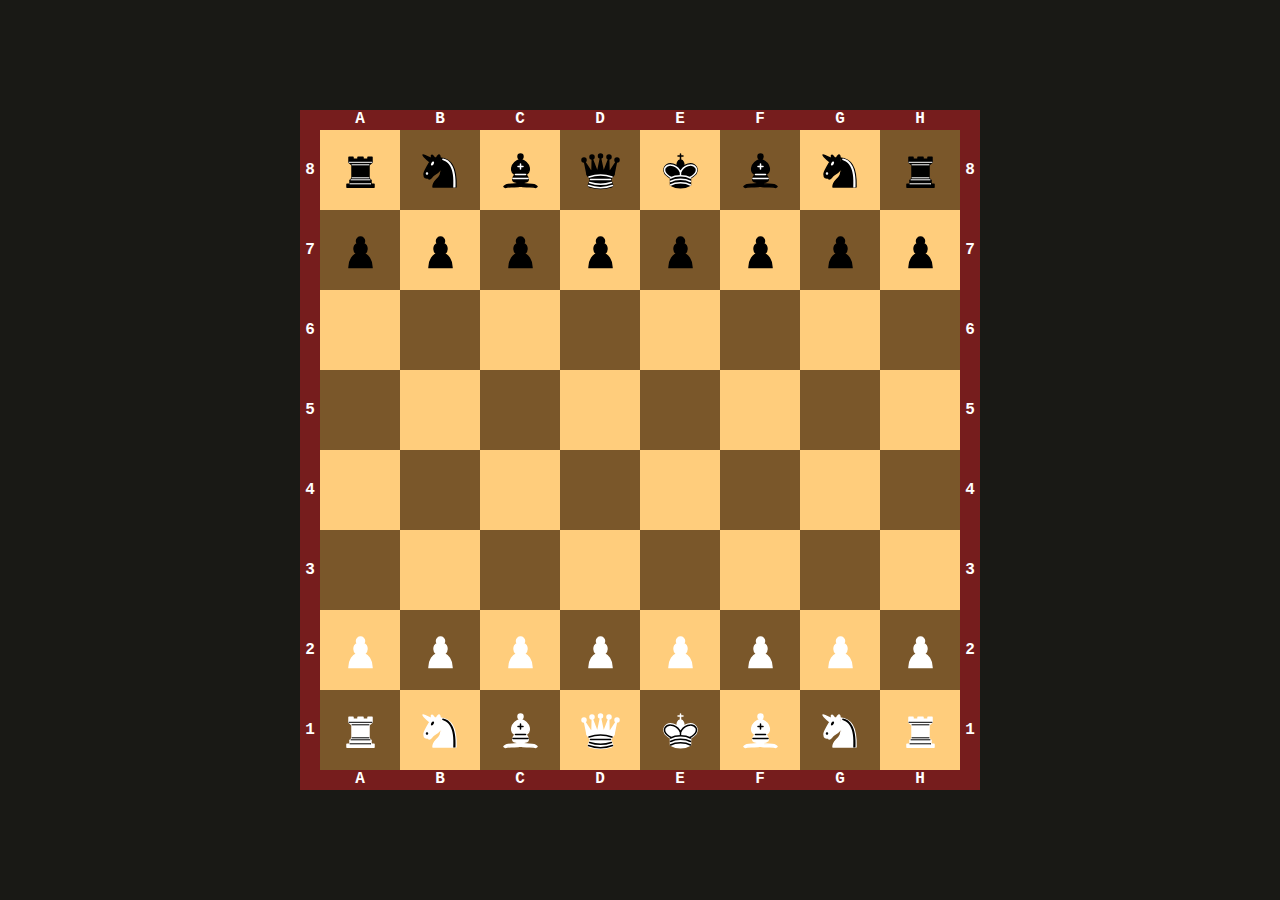
<file: index.html>
<!DOCTYPE html>
<html lang="en">
    <head>
        <meta charset="UTF-8" />
        <meta http-equiv="X-UA-Compatible" content="IE=edge" />
        <meta name="viewport" content="width=device-width, initial-scale=1.0" />
        <link rel="stylesheet" href="./index.css" />
        <title>Chess</title>
    </head>
    <body>
        <div class="wrapper"></div>
        <script type="text/javascript" src="./chess.js"></script>
    </body>
</html>
</file>
<file: index.css>
body {
    margin: 0;
    padding: 0;
    box-sizing: border-box;
    height: 100vh;
    width: 100vw;
    font-family: 'Courier New', Courier, monospace;

    font-weight: bold;
}

.wrapper {
    width: 100%;
    height: 100%;

    background-color: rgb(25, 25, 21);

    display: flex;
    flex-direction: column;
    justify-content: center;
    align-items: center;
}

.container {
    display: flex;
    justify-content: center;
    align-items: center;
    flex-direction: column;
    background-color: rgb(118, 29, 29);
}

.chessContainer {
    display: flex;
    justify-content: center;
    align-items: center;
}

.numbersColumn {
    display: flex;
    flex-direction: column;

    width: 20px;
    color: white;
}

.num {
    height: 35px;

    text-align: center;

    display: flex;
    justify-content: center;
    align-items: center;
}

.lettersRow {
    display: flex;
    flex-direction: row;

    text-align: center;
    height: 20px;

    color: white;
}

.letter {
    width: 35px;
}

.chessBoard {
    display: flex;
    flex-direction: column;
}

.tableRow {
    display: flex;
    flex-direction: row;
    height: 35px;
}

.cell {
    display: flex;
    justify-content: center;
    align-items: center;

    width: 35px;
    height: 35px;
    background-color: rgb(255, 205, 124);

    text-align: right;
    user-select: none;
}

.tableRow:nth-child(even) .cell:nth-child(odd) {
    background-color: rgb(122, 87, 42);
}

.tableRow:nth-child(odd) .cell:nth-child(even) {
    background-color: rgb(122, 87, 42);
}

.targetCell {
    background-color: rgba(66, 255, 69) !important;
}

.targetFigure {
    background-color: rgb(69, 168, 255) !important;
}

@media (min-width: 540px) {
    .cell {
        width: 50px;
        height: 50px;
    }

    .tableRow {
        height: 50px;
    }

    .num {
        height: 50px;
    }

    .letter {
        width: 50px;
    }
}
@media (min-width: 780px) {
    .cell {
        width: 65px;
        height: 65px;
    }

    .tableRow {
        height: 65px;
    }

    .num {
        height: 65px;
    }

    .letter {
        width: 65px;
    }
}
@media (min-width: 1024px) {
    .cell {
        width: 75px;
        height: 75px;
    }

    .tableRow {
        height: 75px;
    }

    .num {
        height: 75px;
    }

    .letter {
        width: 75px;
    }
}
@media (min-width: 1280px) {
    .cell {
        width: 80px;
        height: 80px;
    }

    .tableRow {
        height: 80px;
    }

    .num {
        height: 80px;
    }

    .letter {
        width: 80px;
    }
}

td {
    padding: 0px;
}
</file>
